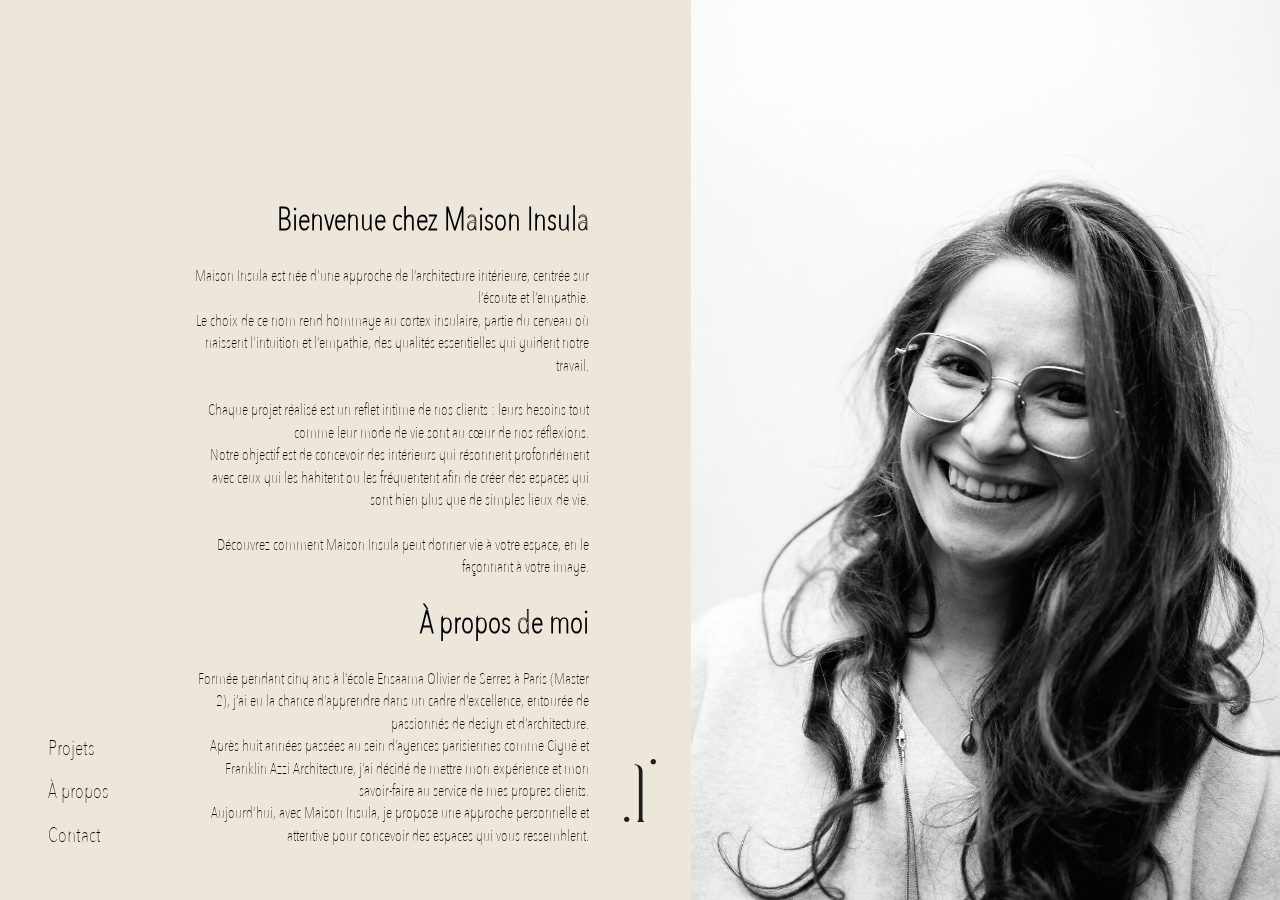
<file: about.html>
<!DOCTYPE html>
<html lang="en">
  <head>
    <meta charset="utf-8">
    <meta http-equiv="X-UA-Compatible" content="IE=edge">
    <meta name="viewport" content="width=device-width, initial-scale=1">
    <meta name="description" content="Maison Insula - À propos">
    <meta name="title" content="Maison Insula - À propos">

    <title>Maison Insula - À propos</title>

    <link href="css/default.css" rel="stylesheet">
    <link href="css/aboutContact.css" rel="stylesheet">
    <link rel="icon" href="/images/favicon.png" type="image/png">
  </head>

  <body>
    <div class="page-wrapper">
      <div class="content">
        <div class="text-block">
          <p>
            <h1>Bienvenue chez Maison Insula</h1>
<br>
Maison Insula est née d’une approche de l’architecture intérieure, centrée sur l’écoute et l’empathie.
<br>
Le choix de ce nom rend hommage au cortex insulaire, partie du cerveau où naissent l’intuition et l’empathie, des qualités essentielles qui guident notre travail.
<br><br>
Chaque projet réalisé est un reflet intime de nos clients : leurs besoins tout comme leur mode de vie sont au cœur de nos réflexions.
<br>
Notre objectif est de concevoir des intérieurs qui résonnent profondément avec ceux qui les habitent ou les fréquentent afin de créer des espaces qui sont bien plus que de simples lieux de vie.
<br><br>
Découvrez comment Maison Insula peut donner vie à votre espace, en le façonnant à votre image.
<br><br>
<h1>À propos de moi</h1>
<br>
Formée pendant cinq ans à l’école Ensaama Olivier de Serres à Paris (Master 2), j’ai eu la chance d’apprendre dans un cadre d’excellence, entourée de passionnés de design et d’architecture.
<br>
Après huit années passées au sein d’agences parisiennes comme Ciguë et Franklin Azzi Architecture, j’ai décidé de mettre mon expérience et mon savoir-faire au service de mes propres clients.
<br>
Aujourd’hui, avec Maison Insula, je propose une approche personnelle et attentive pour concevoir des espaces qui vous ressemblent.
          </p>
        </div>

        <div class="image-block">
          <img src="about/picture.jpeg" alt="Photo de Maison Insula" class="about-image">
        </div>
      </div>

      <div class="menu-burger" onclick="toggleMenu()">
          <span></span>
          <span></span>
          <span></span>
      </div>
      <nav class="menu" id="menu">
          <ul>
              <li><a href="/projects.html">Projets</a></li>
              <li><a href="/about.html">À propos</a></li>
              <li><a href="/contact.html">Contact</a></li>
          </ul>
      </nav>

      <div class="logo">
        <img src="images/logo.svg" alt="Logo Maison Insula" class="logo-image">
      </div>
    </div>
  </body>
  <script src="javascript/menu.js"></script>
</html>
</file>
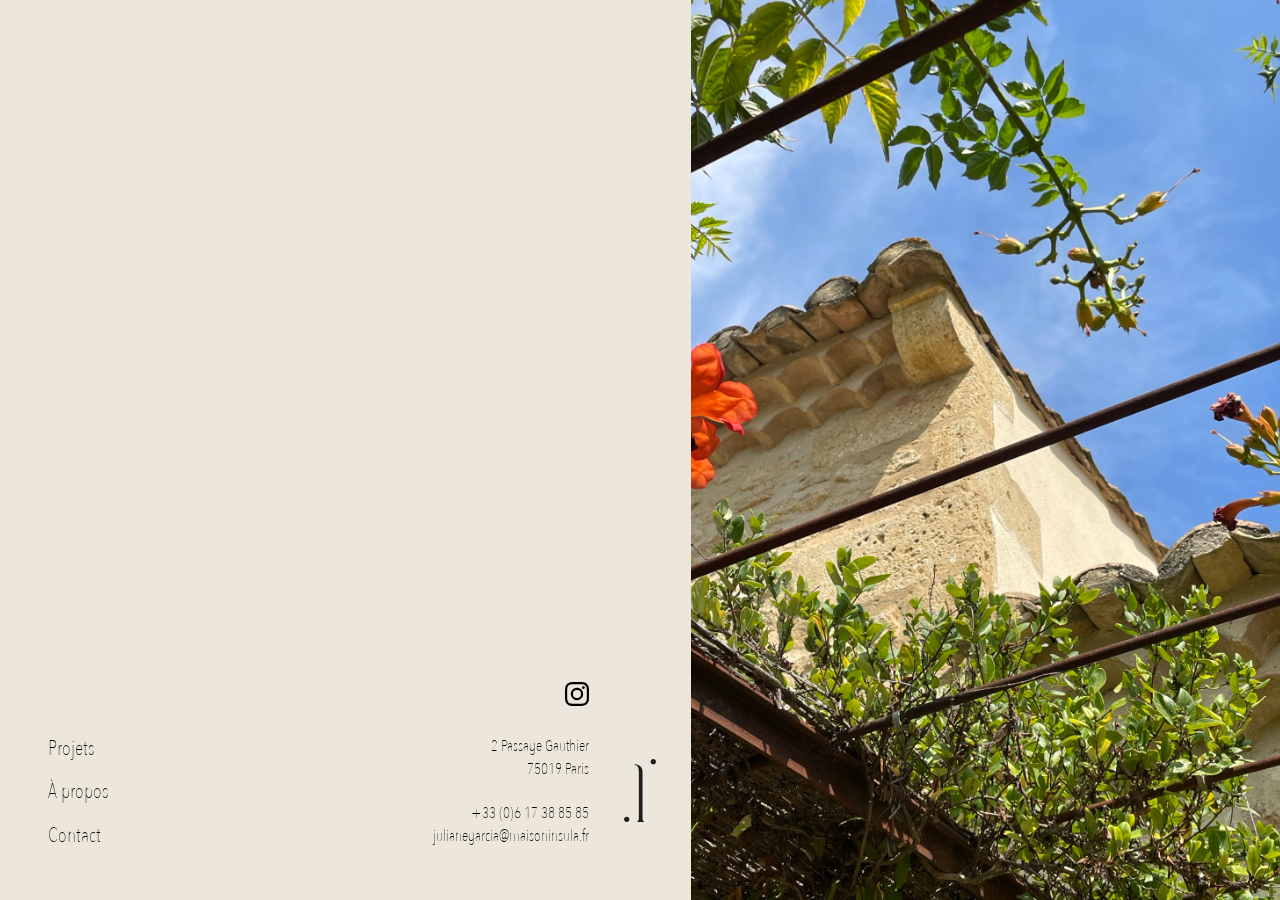
<file: contact.html>
<!DOCTYPE html>
<html lang="en">
  <head>
    <meta charset="utf-8">
    <meta http-equiv="X-UA-Compatible" content="IE=edge">

    <meta name="viewport" content="width=device-width, initial-scale=1">
    <meta name="description" content="Découvrez l'expertise de Maison Insula, spécialisée en architecture d'intérieur sur mesure, inspirée par l'écoute et l'empathie.">
    <meta name="keywords" content="architecture d'intérieur, design sur mesure, Maison Insula, création d'espaces, empathie, Juliane Garcia">
    <meta name="title" content="Maison Insula - Contact">

    <meta property="og:title" content="Maison Insula - Architecture d'intérieur">
    <meta property="og:description" content="Découvrez des projets sur mesure, pensés avec empathie et design.">
    <meta property="og:image" content="https://www.maisoninsula.fr/images/og-image.jpg">
    <meta property="og:url" content="https://www.maisoninsula.fr/">
    <meta property="og:type" content="website">

    <title>Maison Insula - Contact</title>

    <link href="css/default.css" rel="stylesheet">
    <link href="css/aboutContact.css" rel="stylesheet">
    <link rel="icon" href="/images/favicon.png" type="image/png">
  </head>

  <body>
    <div class="page-wrapper">
      <div class="content">
        <div class="text-block">
          <a href="https://www.instagram.com/maisoninsula" target="_blank">
            <img src="contact/instagram.svg" alt="Instagram" class="instagram-image">
          </a>
          </br></br>
          <p>
            2 Passage Gauthier
<br>
75019 Paris
<br><br>
+33 (0)6 17 38 85 85
<br>
julianegarcia@maisoninsula.fr
          </p>
        </div>

        <div class="image-block">
          <img src="contact/picture.jpeg" alt="Photo de Maison Insula" class="about-image">
        </div>
      </div>

      <div class="menu-burger" onclick="toggleMenu()">
          <span></span>
          <span></span>
          <span></span>
      </div>
      <nav class="menu" id="menu">
          <ul>
              <li><a href="/projects.html">Projets</a></li>
              <li><a href="/about.html">À propos</a></li>
              <li><a href="/contact.html">Contact</a></li>
          </ul>
      </nav>

      <div class="logo">
        <img src="images/logo.svg" alt="Logo Maison Insula" class="logo-image">
      </div>
    </div>
  </body>
  <script src="javascript/menu.js"></script>
</html>
</file>
<file: css/default.css>
/* ---- Fonts ---- */

@font-face {
    font-family: Edensor;
    src:url("/fonts/Edensor.otf");
}
@font-face {
    font-family: Avenir-UltraLight;
    src:url("/fonts/AvenirNextCondensed-UltraLight.ttf");
}
@font-face {
    font-family: Avenir-Medium;
    src:url("/fonts/AvenirNextCondensed-Medium.ttf");
}

/* ---- Global ---- */

* {
    margin: 0;
    padding: 0;
    box-sizing: border-box;
}

body {
    height: 100%;
    display: flex;
    justify-content: center;
    align-items: center;
    background-color: #EDE7DB;
}

.page-wrapper {
    display: flex;
    justify-content: center;
    align-items: center; /* Centre verticalement le contenu */
    height: 100%; /* Prend toute la hauteur de la fenêtre */
    width: 100%; /* Prend toute la hauteur de la fenêtre */
    position: relative;
}

.content {
    margin: auto;
}

.text-block {
    font-family: Avenir-UltraLight;
    font-size: 1rem;
    color: black;
    line-height: 1.4;
}

.text-block b {
    font-family: Avenir-Medium;
}

@media (min-width: 769px) {
    .content {
        position: fixed;
        display: flex;
        justify-content: space-between;
        align-items: flex-end;
        width: 100%;
        top: 0%;
        bottom: 0%;
    }

    .text-block {
        width: 46%;
        text-align: right;
        padding-left: 15%;
        padding-bottom: 3.3rem;
        overflow-y: auto; /* Active le défilement vertical */
        max-height: 100%; /* Limite la hauteur à la taille de la fenêtre */
    }

    .image-block {
        width: 46%;
        height: 100%;
        overflow: hidden;
    }

    .about-image {
        width: 100%;
        height: 100%;
        object-fit: cover;
    }
}

/* ---- Menu ---- */

@media (min-width: 769px) {
  .menu {
      position: fixed;
      bottom: 3rem;
      left: 3rem;
  }

  .menu ul {
      list-style-type: none;
  }

  .menu li {
      margin-top: 10px;
  }

  .menu a {
      text-decoration: none;
      font-family: Avenir-UltraLight;
      font-size: 1.3rem;
      line-height: 1.6;
      color: black;
  }

  .menu a:hover {
      color: gray;
  }
}

/* ---- Menu burger pour petits écrans ---- */

.menu-burger {
    display: none;
    position: fixed;
    top: 3rem;
    right: 1.6rem;
    width: 1.2rem;
    height: 2rem;
    cursor: pointer;
    z-index: 5;
}

.menu-burger span {
    display: block;
    position: absolute;
    width: 100%;
    height: 0.2rem;
    background-color: black;
    transition: transform 0.3s ease, opacity 0.3s ease;
}

.menu-burger span:nth-child(2) {
    top: 0.4rem;
}

.menu-burger span:nth-child(3) {
    top: 0.8rem;
}

.menu-burger.open span:nth-child(1) {
    transform: rotate(45deg);
    top: 0.4rem;
}

.menu-burger.open span:nth-child(2) {
    opacity: 0;
}

.menu-burger.open span:nth-child(3) {
    transform: rotate(-45deg);
    top: 0.4rem;
}

@media (max-width: 768px) {
    .menu-burger {
        display: block; /* Affiche l'icône burger */
    }

    .menu {
        position: fixed;
        top: 0;
        left: 0;
        width: 100%;
        height: 100vh;
        background-color: rgba(237, 231, 219, 0.95); /* Couleur de fond légèrement transparente */
        box-shadow: -2px 0 5px rgba(0, 0, 0, 0.2); /* Ombre pour le côté gauche */
        padding-top: 4rem;
        transform: translateX(100%); /* Positionne le menu en dehors de l'écran */
        transition: transform 0.3s ease; /* Animation de glissement */
        z-index: 4;
    }

    .menu ul {
        list-style-type: none;
        padding: 0;
        margin: 0;
        text-align: center;
    }

    .menu li {
        margin: 1.5rem 0;
    }

    .menu a {
        text-decoration: none;
        font-family: Avenir-UltraLight;
        font-size: 1.5rem;
        color: black;
    }

    .menu a:hover {
        color: gray;
    }

    /* Classe pour afficher le menu latéral */
    .menu.open {
        transform: translateX(0); /* Fait glisser le menu sur l'écran */
    }
}

/* ---- Logo ---- */

.logo {
  position: fixed;
  bottom: 4.6rem;
  left: 50%;
  transform: translate(-50%, 0%);
}

.logo-image {
  width: 2rem;
}
</file>
<file: css/aboutContact.css>
@media (max-width: 768px) {
    .content {
        display: flex;
        flex-direction: column; /* Empile le texte et l'image en colonne */
        overflow-y: auto; /* Active le défilement vertical */
        scrollbar-width: none; /* Cache la barre de défilement pour Firefox */
        -ms-overflow-style: none; /* Cache la barre de défilement pour IE et Edge */
        width: 100%;
        height: 100%;
        padding-right: 3rem;
        padding-left: 3rem;
        padding-top: 3rem;
        padding-bottom: 3rem;
    }

    .content::-webkit-scrollbar {
        display: none; /* Cache la barre de défilement pour Chrome, Safari et Opera */
    }

    .text-block, .image-block {
        width: 100%; /* Chaque bloc prend toute la largeur */
        flex-shrink: 0; /* Empêche les blocs de se redimensionner */
    }

    .about-image {
        width: 100%;
        height: auto;
        object-fit: cover; /* Ajuste l'image à la largeur de l'écran sans distorsion */
        padding-top: 1rem;
    }

    .page-wrapper {
        display: block;
        height: auto; /* Permet à la hauteur de s'ajuster au contenu */
        overflow-y: scroll; /* Active le défilement */
        scrollbar-width: none; /* Cache la barre de défilement pour Firefox */
    }

    .page-wrapper::-webkit-scrollbar {
        display: none; /* Cache la barre de défilement pour Chrome, Safari, et Opera */
    }

    .logo {
        position: relative; /* Permet au logo de suivre le flux de la page */
        display: flex;
        justify-content: center;
        padding-top: 4rem;
    }
}

.instagram-image {
    width: 1.5rem;
}
</file>
